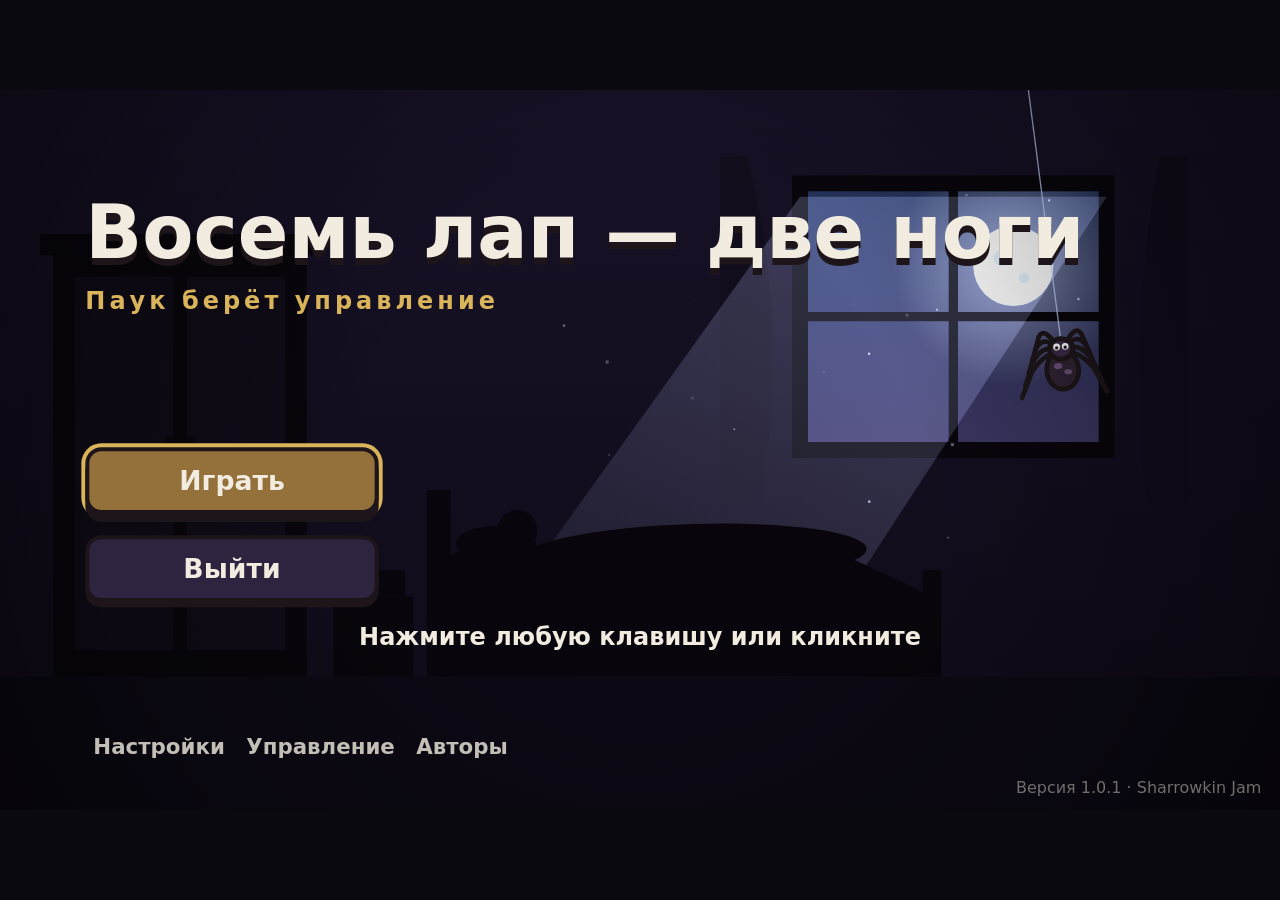
<file: index.html>
<!doctype html>
<html lang="ru">
<head>
<meta charset="utf-8">
<meta name="viewport" content="width=device-width, initial-scale=1, user-scalable=no">
<title>Восемь лап — две ноги</title>
<link rel="icon" href="data:,">
<link rel="stylesheet" href="css/style.css">
<script type="importmap">
{ "imports": { "three": "./vendor/three/three.module.min.js", "three/addons/": "./vendor/three/addons/" } }
</script>
</head>
<body>
<div id="stage">
  <canvas id="gl" class="layer"></canvas>
  <canvas id="c2d" class="layer"></canvas>
  <div id="hud"></div>
  <div id="ui"></div>
  <div id="fade"></div>
  <div id="dbg"></div>
</div>
<noscript><div class="nowebgl"><h1>Нужен JavaScript</h1><p>Включите JavaScript, чтобы играть.</p></div></noscript>
<script type="module" src="js/main.js"></script>
</body>
</html>
</file>
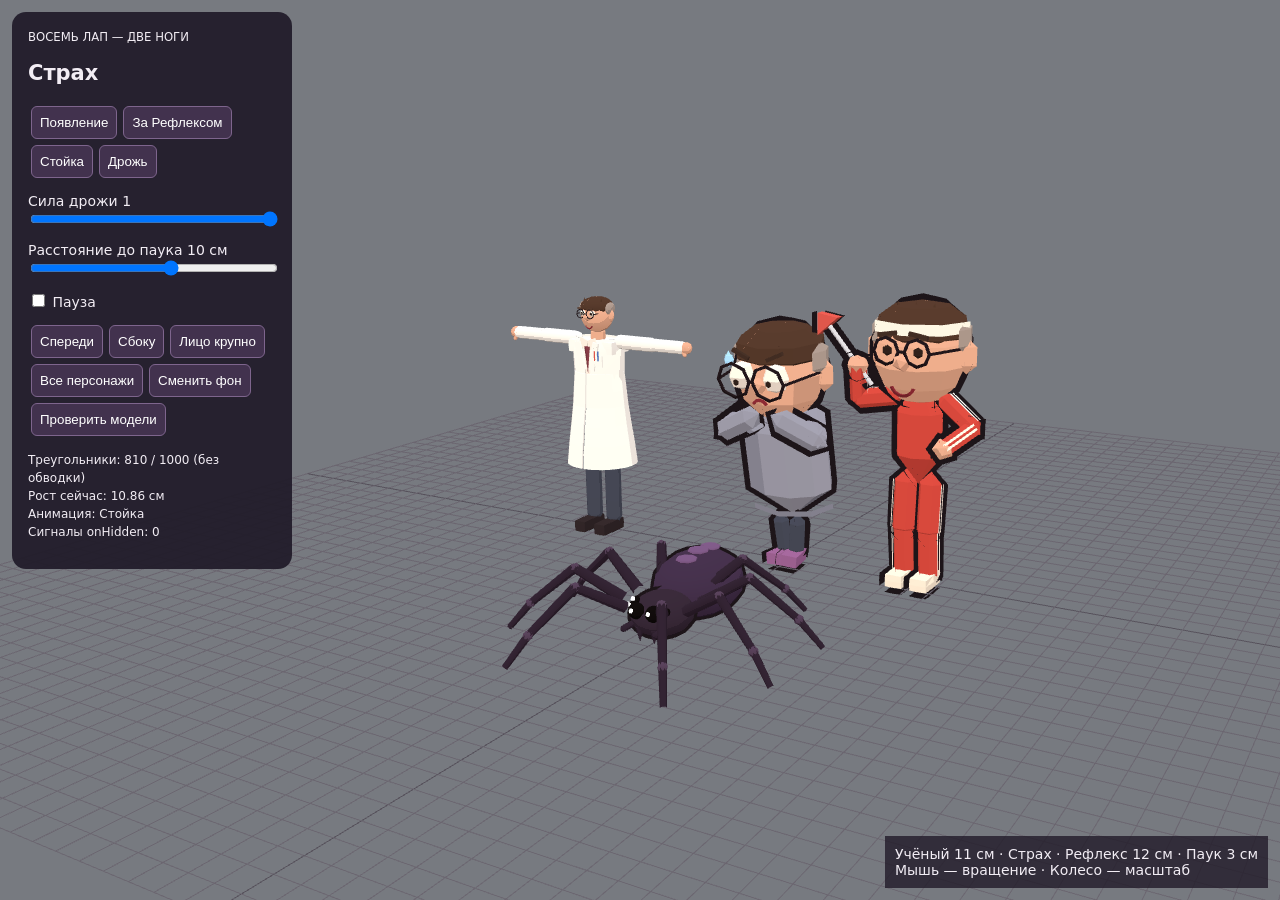
<file: tools/fear_preview.html>
<!doctype html><html lang="ru"><head><meta charset="utf-8"><meta name="viewport" content="width=device-width,initial-scale=1"><title>Страх — мастерская</title><style>*{box-sizing:border-box}body{margin:0;background:#777a80;color:#f2edf4;font:14px system-ui}canvas{display:block;width:100%;height:100vh}aside{position:absolute;top:12px;left:12px;width:280px;max-height:94vh;overflow:auto;background:#211b29ee;padding:16px;border-radius:14px}button{background:#42324e;color:white;border:1px solid #7e658d;border-radius:6px;padding:8px;margin:3px;cursor:pointer}label{display:block;margin:12px 0}input[type=range]{width:100%}pre{white-space:pre-wrap;font:12px system-ui;line-height:1.5}footer{position:absolute;bottom:12px;right:12px;background:#211b29cc;padding:10px}</style><script type="importmap">{"imports":{"three":"../vendor/three/three.module.min.js","three/addons/":"../vendor/three/addons/"}}</script></head><body><canvas id="view"></canvas><aside><small>ВОСЕМЬ ЛАП — ДВЕ НОГИ</small><h1>Страх</h1><button id="intro">Появление</button><button id="hide">За Рефлексом</button><button id="idle">Стойка</button><button id="tremble">Дрожь</button><label>Сила дрожи <output id="amountValue">1</output><input id="amount" aria-label="Сила дрожи" type="range" min="0" max="1" step="0.05" value="1"></label><label>Расстояние до паука <output id="distanceValue">10</output> см<input id="distance" aria-label="Расстояние до паука" type="range" min="2" max="16" step="0.1" value="10"></label><label><input id="pause" type="checkbox"> Пауза</label><button id="front">Спереди</button><button id="side">Сбоку</button><button id="face">Лицо крупно</button><button id="all">Все персонажи</button><button id="bg">Сменить фон</button><button id="check">Проверить модели</button><pre id="metrics"></pre><pre id="results" role="status"></pre><pre id="error" role="alert"></pre></aside><footer>Учёный 11 см · Страх · Рефлекс 12 см · Паук 3 см<br>Мышь — вращение · Колесо — масштаб</footer><script type="module" src="./fear_preview.js"></script></body></html>
</file>
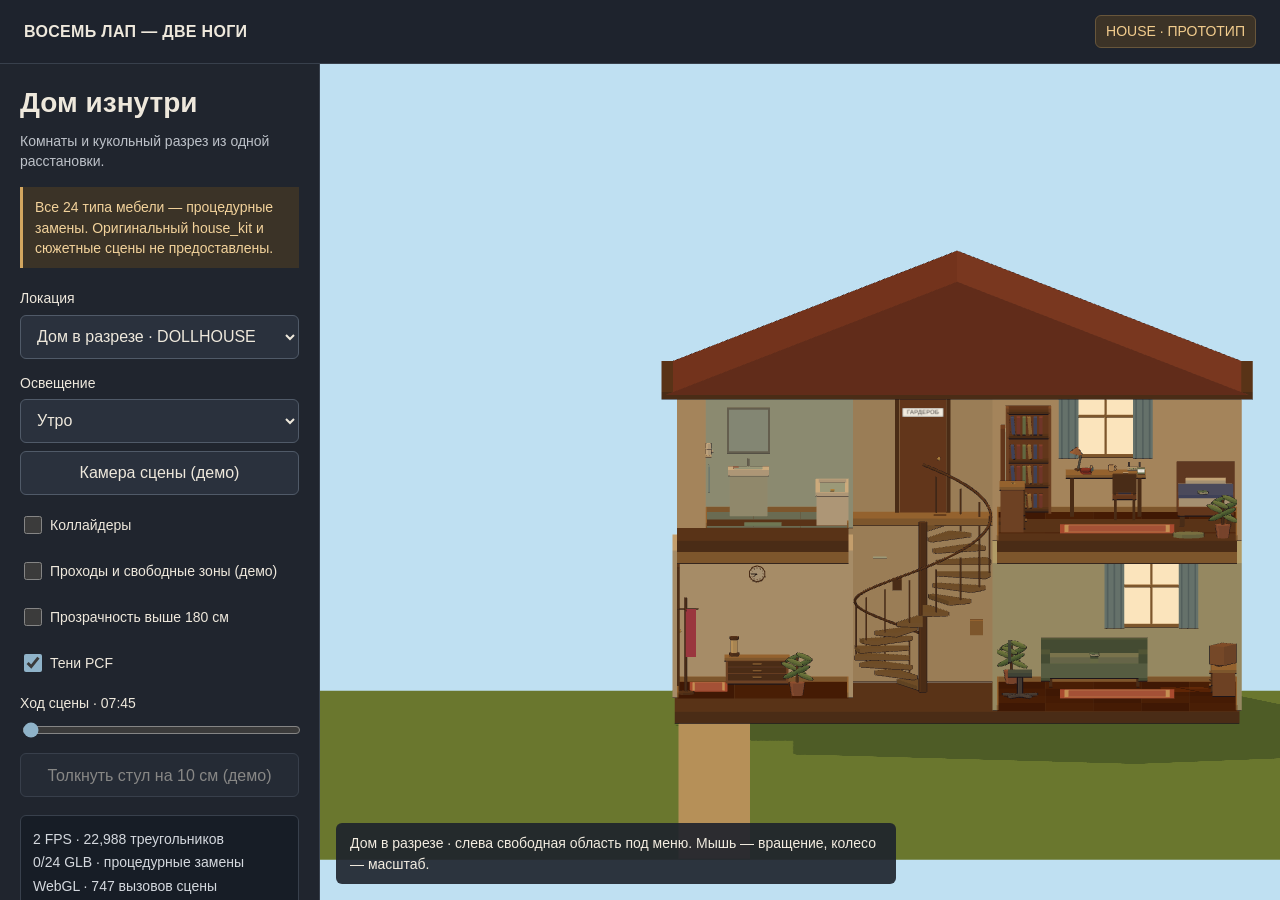
<file: tools/house_preview.html>
<!doctype html>
<html lang="ru"><head><meta charset="utf-8"><meta name="viewport" content="width=device-width,initial-scale=1"><link rel="icon" href="data:,"><title>Дом — Восемь лап, две ноги</title>
<style>
:root{color-scheme:dark;font:16px/1.45 Arial,sans-serif;color:#eee8dc;background:#171b23}*{box-sizing:border-box}body{margin:0;height:100vh;height:100dvh;display:grid;grid-template-rows:64px minmax(0,1fr);overflow:hidden}header{display:flex;align-items:center;justify-content:space-between;padding:0 24px;border-bottom:1px solid #38404c;background:#1e232d;gap:12px}header strong{font-size:16px;letter-spacing:.02em}.badge{font-size:14px;color:#f2cc8d;border:1px solid #68563b;background:#3c3327;padding:5px 10px;border-radius:6px}.workspace{min-height:0;display:grid;grid-template-columns:320px minmax(0,1fr)}aside{padding:24px 20px;overflow:auto;background:#20252e;border-right:1px solid #38404c}h1{font-size:28px;line-height:1.1;margin:0 0 12px}h2{font-size:18px;margin:24px 0 12px}.muted{color:#bdc2c9;font-size:14px}p{margin:8px 0 16px}.notice{font-size:14px;background:#3b3327;color:#f2d29b;border-left:3px solid #d3a65f;padding:10px 12px;margin:16px 0 20px}label{display:block;margin:14px 0 6px;font-size:14px}select,input,button,textarea{font:inherit;color:inherit;border:1px solid #505a68;background:#2a313d;border-radius:6px}select,input[type=number],button{width:100%;min-height:44px;padding:9px 12px}button{cursor:pointer;margin-top:8px}button:hover{background:#3b4656}button:disabled{opacity:.5;cursor:wait}button.primary{background:#46708e;border-color:#7297b2}button.primary:hover{background:#567f9b}input[type=checkbox]{accent-color:#8fb3c9;width:18px;height:18px;vertical-align:middle;margin-right:8px}.check{min-height:32px;font-size:14px;display:flex;align-items:center}input[type=range]{width:100%;accent-color:#8fb3c9}textarea{width:100%;padding:10px;min-height:120px;font:14px/1.5 monospace;resize:vertical}.row{display:grid;grid-template-columns:1fr 1fr;gap:8px}.metrics{font-size:14px;line-height:1.65;color:#d4d8de;margin:18px 0;padding:12px;background:#171d26;border:1px solid #38404c;border-radius:6px;white-space:pre-wrap}.models{white-space:pre-wrap;font-size:14px;overflow-wrap:anywhere;color:#bdc2c9}details{margin-top:16px}summary{cursor:pointer;min-height:36px}main{position:relative;min-width:0;min-height:0;background:#bfe0f2}#view,#fallback{width:100%;height:100%;display:block}#fallback{object-fit:contain;background:#bfe0f2}#caption{position:absolute;left:16px;bottom:16px;right:16px;pointer-events:none;font-size:14px;color:#f2ece0;background:#1e232de8;padding:10px 14px;border-radius:6px;max-width:560px}#error{font-size:14px;color:#ffb0a6;white-space:pre-wrap;overflow-wrap:anywhere}dialog{width:min(1200px,94vw);max-height:90vh;padding:24px;border:1px solid #505a68;border-radius:10px;background:#20252e;color:#eee8dc;overflow:auto}dialog::backdrop{background:#0009}.dialogtop{display:flex;align-items:center;justify-content:space-between;gap:20px}.dialogtop button{width:auto;margin:0}#bakes canvas{width:100%;height:auto;display:block;border:1px solid #505a68;cursor:crosshair}#bakes section{margin-top:24px}a{color:#a6cce7}*:focus-visible{outline:3px solid #f2cc8d;outline-offset:3px}@media(max-width:700px){body{grid-template-rows:60px minmax(0,1fr)}header{padding:0 14px}header strong{font-size:14px}.badge{font-size:14px;padding:4px 7px}.workspace{grid-template-columns:1fr;grid-template-rows:42vh minmax(0,1fr)}aside{padding:18px;border-right:0;border-bottom:1px solid #505a68}h1{font-size:24px}#caption{left:8px;right:8px;bottom:8px;font-size:14px;padding:7px 10px}dialog{padding:14px}}
</style>
<script type="importmap">{"imports":{"three":"../vendor/three/three.module.min.js","three/addons/":"../vendor/three/addons/"}}</script></head>
<body><header><strong>ВОСЕМЬ ЛАП — ДВЕ НОГИ</strong><span class="badge">HOUSE · ПРОТОТИП</span></header><div class="workspace"><aside>
<h1>Дом изнутри</h1><p class="muted">Комнаты и кукольный разрез из одной расстановки.</p><div class="notice">Все 24 типа мебели — процедурные замены. Оригинальный house_kit и сюжетные сцены не предоставлены.</div>
<label for="room">Локация</label><select id="room"><option value="DOLLHOUSE">Дом в разрезе · DOLLHOUSE</option><option value="HALL">Прихожая · HALL</option><option value="BATH">Ванная · BATH</option><option value="STUDY">Комната учёного · STUDY</option><option value="LIVING">Гостиная · LIVING</option></select>
<label for="variant">Освещение</label><select id="variant"><option value="DAY">Утро</option><option value="NIGHT">Ночь</option></select><button id="camera">Камера сцены (демо)</button>
<label class="check"><input id="colliders" type="checkbox">Коллайдеры</label><label class="check"><input id="rulers" type="checkbox">Проходы и свободные зоны (демо)</label><label class="check"><input id="occlusion" type="checkbox">Прозрачность выше 180 см</label><label class="check"><input id="shadows" type="checkbox" checked>Тени PCF</label>
<label for="progress">Ход сцены · <output id="clock">07:45</output></label><input id="progress" type="range" min="0" max="1" step="0.01" value="0"><button id="push">Толкнуть стул на 10 см (демо)</button>
<div id="metrics" class="metrics" role="status">Собираем комнаты…</div><button id="check">Проверить прототип</button><div id="checks" class="models" role="status"></div>
<h2>Фоны 1920 × 1080</h2><button id="bake" class="primary">Запечь день / ночь</button><button id="fallbackBake">Показать Canvas 2D без WebGL</button>
<details><summary>Модели и настройка палитры</summary><label for="model">Модель</label><select id="model"></select><div id="modelInfo" class="models"></div><label for="rotY">Коррекция rotY, градусы</label><input id="rotY" type="number" step="5" value="0"><label for="recolor">Перекраска по именам материалов (JSON)</label><textarea id="recolor" spellcheck="false"></textarea><button id="apply">Применить к модели</button><button id="copy">Скопировать конфиг</button></details>
<pre id="error" role="alert"></pre></aside><main><canvas id="view" aria-label="Трёхмерный дом"></canvas><canvas id="fallback" hidden aria-label="Плоский разрез дома"></canvas><div id="caption" role="status">Мышь — вращение · колесо — масштаб. Сюжетные сцены не заменены.</div></main></div>
<dialog id="exportDialog"><div class="dialogtop"><h2 style="margin:0">Фоны и hotspots</h2><button id="closeBakes">Закрыть</button></div><p class="muted">Клик по комнате показывает её в предпросмотре. Переход в настоящие S07/S08 не подключён.</p><label class="check"><input id="hotspots" type="checkbox" checked>Показывать области комнат</label><button id="downloadHotspots">Скачать hotspots.json</button><div id="bakes"></div></dialog>
<script type="module" src="./house_preview.js"></script></body></html>
</file>
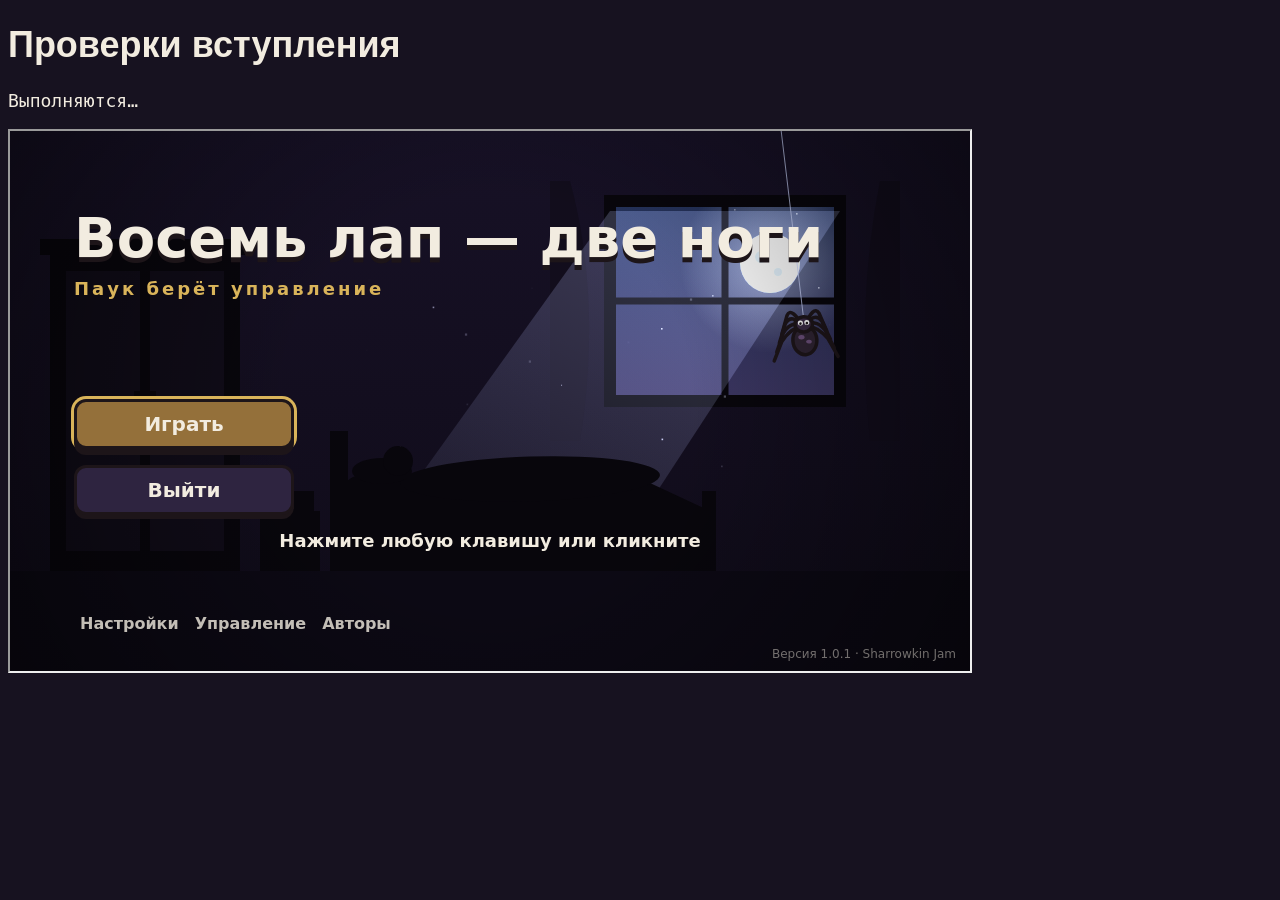
<file: tools/intro_checks.html>
<!doctype html><html lang="ru"><meta charset="utf-8"><title>Проверки вступления</title><style>body{background:#171220;color:#f2ece0;font:18px Arial}iframe{width:960px;height:540px}pre{white-space:pre-wrap}</style><h1>Проверки вступления</h1><pre id="results" role="status">Выполняются…</pre><iframe src="../index.html"></iframe><script type="module" src="intro_checks.js"></script></html>
</file>
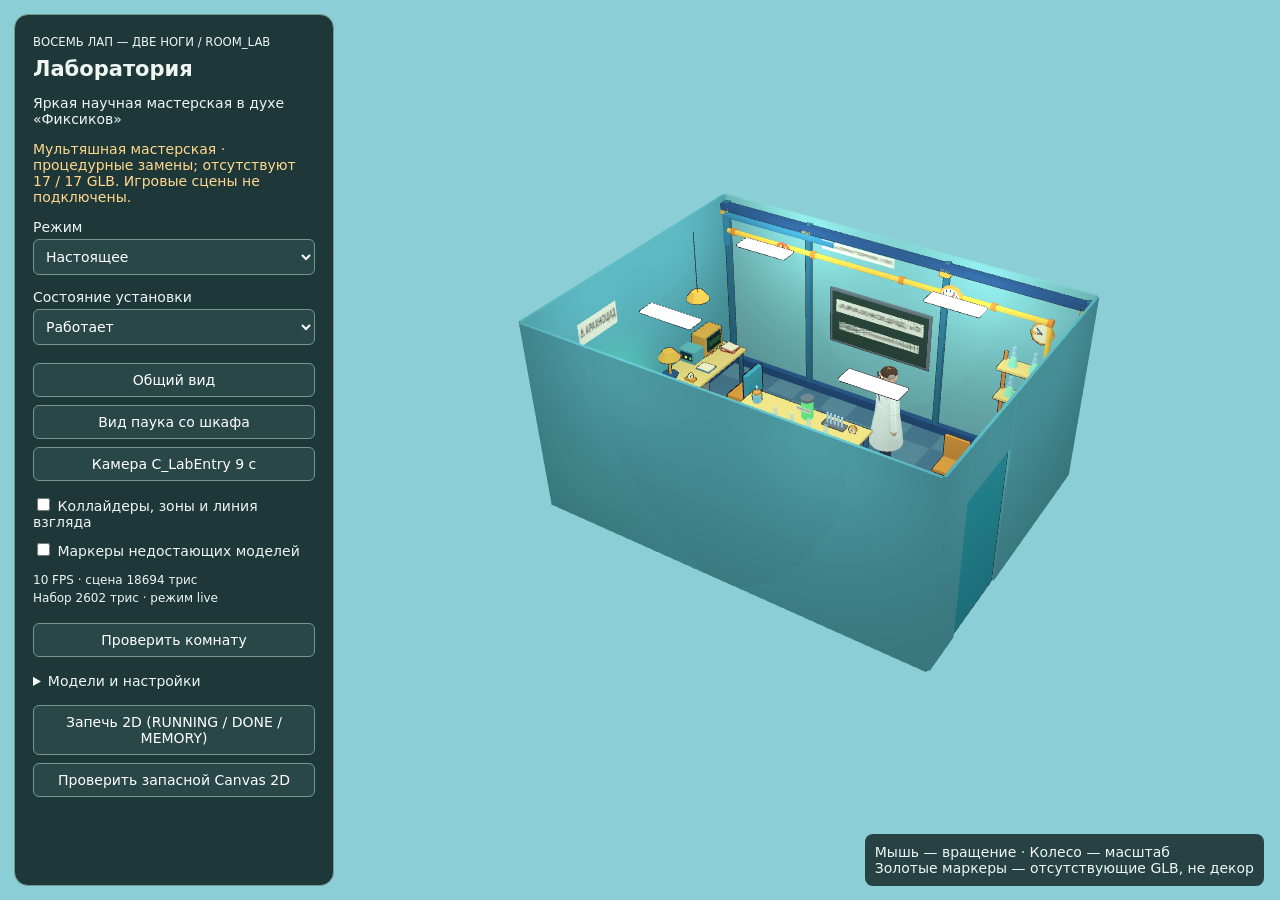
<file: tools/lab_preview.html>
<!doctype html><html lang="ru"><head><meta charset="utf-8"><meta name="viewport" content="width=device-width,initial-scale=1"><title>Лаборатория — мастерская</title><style>*{box-sizing:border-box}body{margin:0;background:#8bced5;color:#eff6f2;font:14px system-ui}#view{position:fixed;left:348px;top:0;width:calc(100% - 348px);height:100%}@media(max-width:650px){#view{left:260px;width:calc(100% - 260px)}}aside{position:fixed;left:14px;top:14px;bottom:14px;width:320px;overflow:auto;background:#162c2eed;border:1px solid #74988e;border-radius:14px;padding:18px}h1{margin:8px 0 14px}button,select,input,textarea{font:inherit}button,select{padding:8px;margin:4px 0;border-radius:6px;border:1px solid #73978d;background:#2a4748;color:#fff}button{cursor:pointer;width:100%}label{display:block;margin:10px 0}select{width:100%}input[type=number]{width:85px}textarea{width:100%;height:150px}pre{white-space:pre-wrap;font:12px/1.5 system-ui}.warn{color:#ffd88d}#bakes canvas{width:100%;height:auto}details{margin:12px 0}summary{cursor:pointer}footer{position:fixed;right:16px;bottom:14px;background:#162c2edd;padding:10px;border-radius:8px}@media(max-width:650px){aside{width:245px;font-size:12px}footer{display:none}}</style><script type="importmap">{"imports":{"three":"../vendor/three/three.module.min.js","three/addons/":"../vendor/three/addons/"}}</script></head><body><canvas id="view"></canvas><aside><small>ВОСЕМЬ ЛАП — ДВЕ НОГИ / ROOM_LAB</small><h1>Лаборатория</h1><p>Яркая научная мастерская в духе «Фиксиков»</p><p id="status" role="status">Загрузка комнаты…</p><label>Режим<select id="mode"><option value="live">Настоящее</option><option value="memory">Воспоминание</option></select></label><label>Состояние установки<select id="state"><option value="idle">Работает</option><option value="stopped">Остановлена</option><option value="destroyed">Яд уничтожен</option></select></label><button id="overview">Общий вид</button><button id="memoryCam">Вид паука со шкафа</button><button id="entryCam">Камера C_LabEntry 9 с</button><label><input id="debug" type="checkbox"> Коллайдеры, зоны и линия взгляда</label><label><input id="markers" type="checkbox"> Маркеры недостающих моделей</label><pre id="metrics"></pre><button id="checks">Проверить комнату</button><pre id="results" role="status"></pre><details><summary>Модели и настройки</summary><div id="models"></div><label>Конфигурация JSON<textarea id="config" aria-label="Конфигурация JSON"></textarea></label><button id="apply">Применить конфиг</button><button id="copy">Скопировать конфиг</button></details><button id="bake">Запечь 2D (RUNNING / DONE / MEMORY)</button><button id="fallback">Проверить запасной Canvas 2D</button><div id="bakes"></div><pre id="error" role="alert"></pre></aside><footer>Мышь — вращение · Колесо — масштаб<br>Золотые маркеры — отсутствующие GLB, не декор</footer><script type="module" src="./lab_preview.js"></script></body></html>
</file>
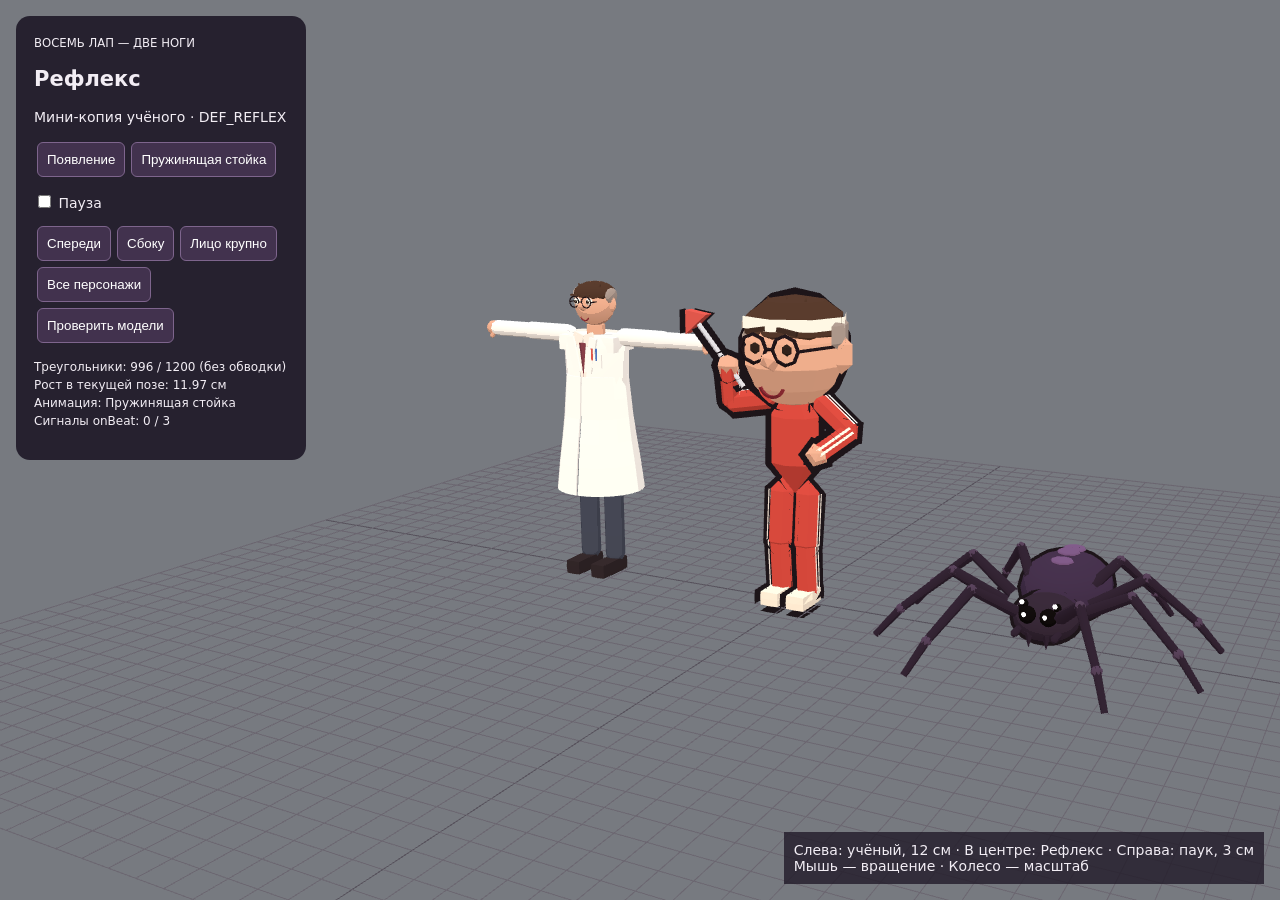
<file: tools/reflex_preview.html>
<!doctype html>
<html lang="ru"><head><meta charset="utf-8"><meta name="viewport" content="width=device-width,initial-scale=1"><title>Рефлекс — мастерская</title>
<style>*{box-sizing:border-box}body{margin:0;background:#777a80;color:#f2edf4;font:14px system-ui}canvas{display:block;width:100%;height:100vh}aside{position:absolute;top:16px;left:16px;width:290px;max-height:94vh;overflow:auto;background:#211b29ee;padding:18px;border-radius:14px}button{background:#42324e;color:white;border:1px solid #7e658d;border-radius:6px;padding:9px;margin:3px;cursor:pointer}label{display:block;margin:12px 0}pre{white-space:pre-wrap;font:12px system-ui;line-height:1.5}footer{position:absolute;bottom:16px;right:16px;background:#211b29cc;padding:10px}</style>
<script type="importmap">{"imports":{"three":"../vendor/three/three.module.min.js","three/addons/":"../vendor/three/addons/"}}</script></head>
<body><canvas id="view"></canvas><aside><small>ВОСЕМЬ ЛАП — ДВЕ НОГИ</small><h1>Рефлекс</h1><p>Мини-копия учёного · DEF_REFLEX</p><button id="intro">Появление</button><button id="idle">Пружинящая стойка</button><label><input id="pause" type="checkbox"> Пауза</label><button id="front">Спереди</button><button id="side">Сбоку</button><button id="face">Лицо крупно</button><button id="all">Все персонажи</button><button id="check">Проверить модели</button><pre id="metrics"></pre><pre id="results" role="status"></pre><pre id="error" role="alert"></pre></aside><footer>Слева: учёный, 12 см · В центре: Рефлекс · Справа: паук, 3 см<br>Мышь — вращение · Колесо — масштаб</footer><script type="module" src="./reflex_preview.js"></script></body></html>
</file>
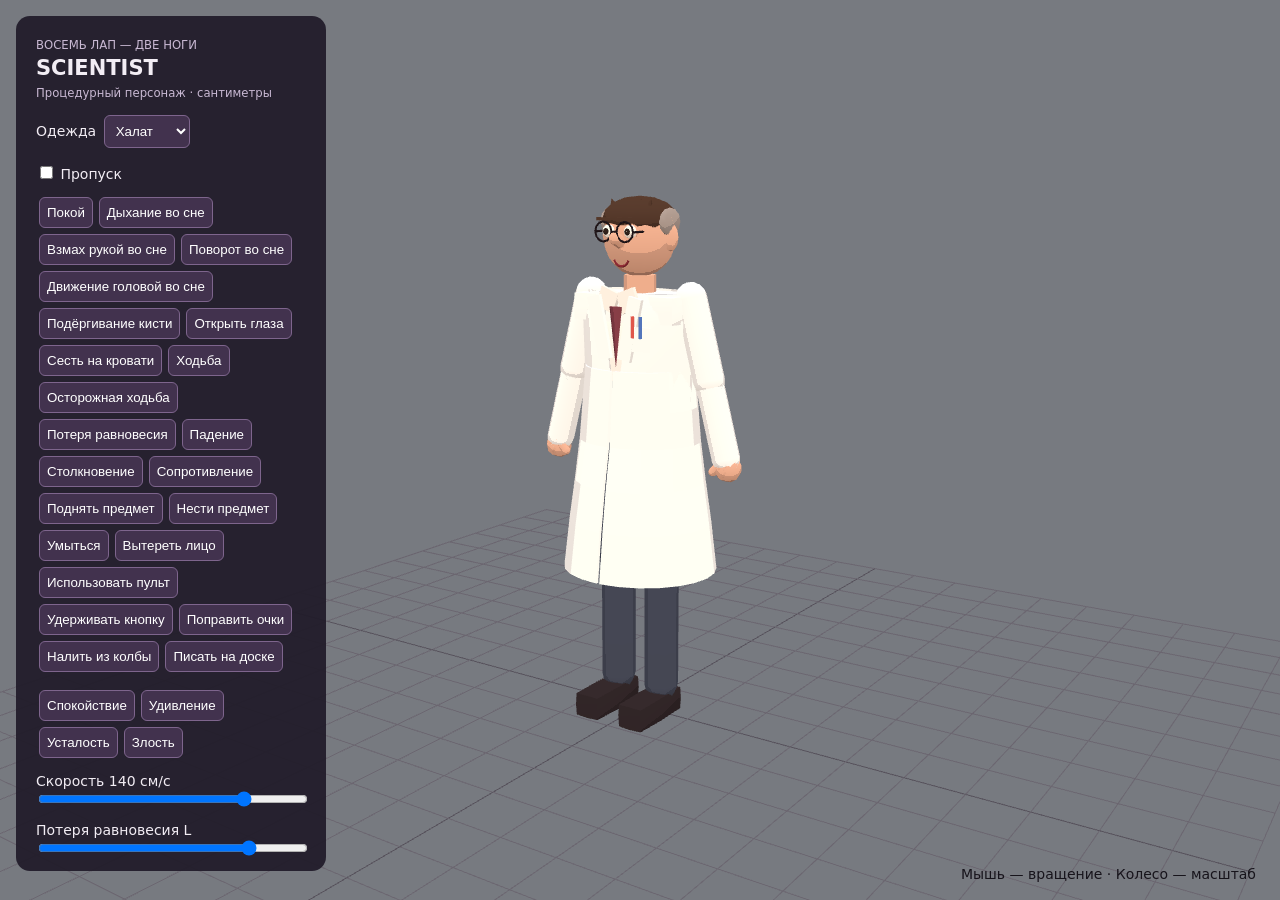
<file: tools/scientist_preview.html>
<!doctype html><html lang="ru"><head><meta charset="utf-8"><meta name="viewport" content="width=device-width,initial-scale=1"><title>SCIENTIST — мастерская</title><style>*{box-sizing:border-box}body{margin:0;background:#777a80;color:#f2edf4;font:14px system-ui}canvas{display:block;width:100%;height:100vh}aside{position:absolute;top:16px;left:16px;width:310px;max-height:95vh;overflow:auto;background:#211b29ee;padding:20px;border-radius:14px}h1{margin:4px 0}small{color:#c9b9d3}button,select{background:#42324e;color:white;border:1px solid #7e658d;border-radius:6px;padding:7px;margin:3px;cursor:pointer}button:hover,button.active{background:#806090}label{display:block;margin:12px 0}input[type=range]{width:100%}#buttons{margin:12px 0}pre{white-space:pre-wrap;font:12px system-ui;line-height:1.5}footer{position:absolute;right:24px;bottom:18px;color:#17141b}</style><script type="importmap">{"imports":{"three":"../vendor/three/three.module.min.js","three/addons/":"../vendor/three/addons/"}}</script></head><body><canvas id="view"></canvas><aside><small>ВОСЕМЬ ЛАП — ДВЕ НОГИ</small><h1>SCIENTIST</h1><small>Процедурный персонаж · сантиметры</small><label>Одежда <select id="outfit" aria-label="Одежда"><option value="work">Халат</option><option value="pajama">Пижама</option></select></label><label><input type="checkbox" id="badge"> Пропуск</label><div id="buttons"></div><div id="faces"></div><label>Скорость <output id="speedValue">140</output> см/с<input id="speed" aria-label="Скорость" type="range" min="0" max="180" value="140"></label><label>Потеря равновесия L<input id="balance" aria-label="Равновесие L" type="range" min="0" max="100" value="80"></label><label><input id="mirror" type="checkbox"> Отражение</label><label><input id="pause" type="checkbox"> Пауза</label><button id="front">Спереди</button><button id="side">Сбоку</button><button id="top">Сверху</button><button id="face">Лицо крупно</button><button id="check">Проверить модель</button><pre id="metrics"></pre><pre id="results" role="status"></pre><pre id="error" role="alert"></pre></aside><footer>Мышь — вращение · Колесо — масштаб</footer><script type="module" src="./scientist_preview.js"></script></body></html>
</file>
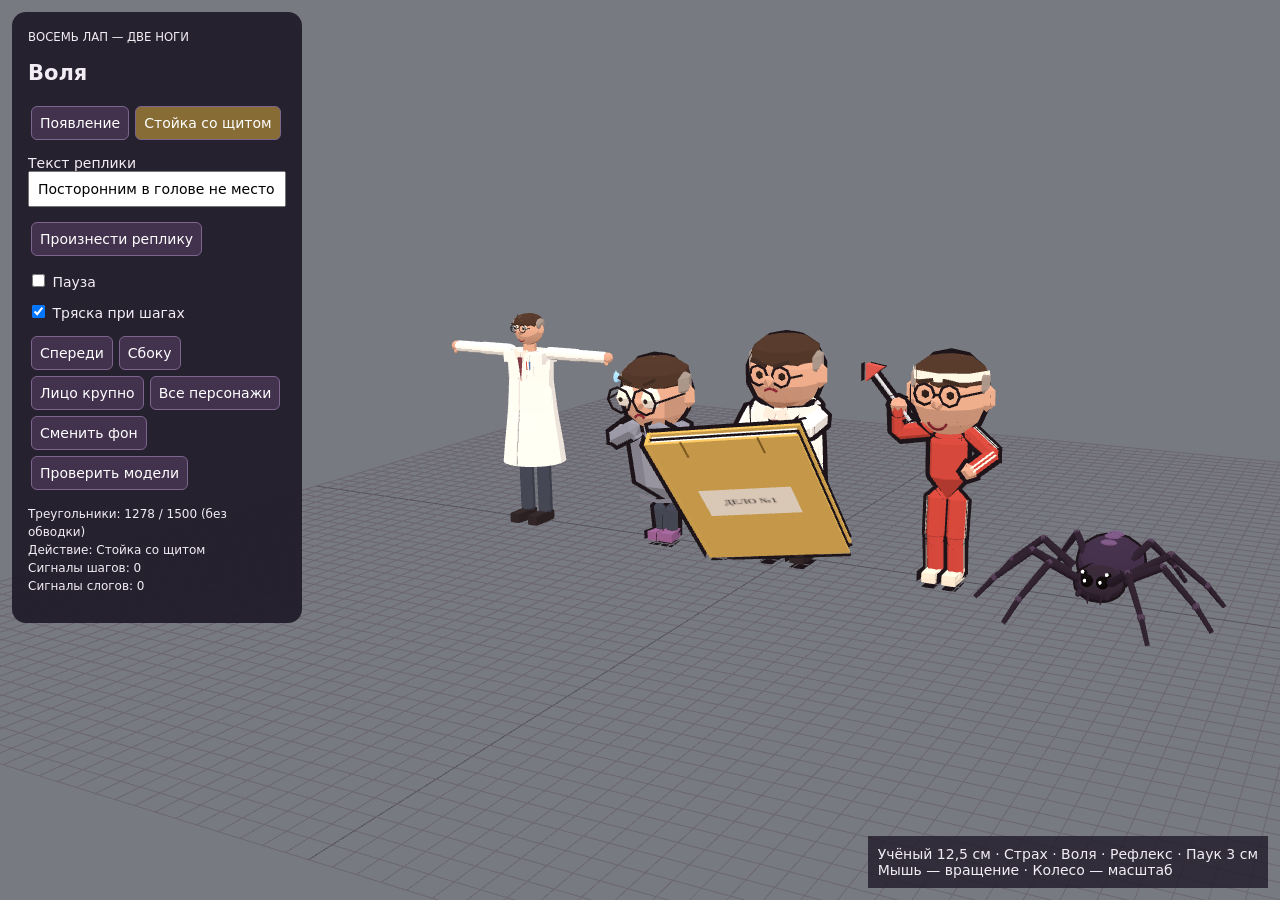
<file: tools/will_preview.html>
<!doctype html><html lang="ru"><head><meta charset="utf-8"><meta name="viewport" content="width=device-width,initial-scale=1"><title>Воля — мастерская</title><style>*{box-sizing:border-box}body{margin:0;background:#777a80;color:#f2edf4;font:14px system-ui}canvas{display:block;width:100%;height:100vh}aside{position:absolute;top:12px;left:12px;width:290px;max-height:94vh;overflow:auto;background:#211b29ee;padding:16px;border-radius:14px}button,input{font:inherit}button{background:#42324e;color:white;border:1px solid #7e658d;border-radius:6px;padding:8px;margin:3px;cursor:pointer}button[aria-pressed=true]{background:#876c35}label{display:block;margin:12px 0}input[type=text]{width:100%;padding:8px}pre{white-space:pre-wrap;font:12px system-ui;line-height:1.5}footer{position:absolute;bottom:12px;right:12px;background:#211b29cc;padding:10px}</style><script type="importmap">{"imports":{"three":"../vendor/three/three.module.min.js","three/addons/":"../vendor/three/addons/"}}</script></head><body><canvas id="view"></canvas><aside><small>ВОСЕМЬ ЛАП — ДВЕ НОГИ</small><h1>Воля</h1><button id="intro">Появление</button><button id="idle">Стойка со щитом</button><label>Текст реплики<input id="text" aria-label="Текст реплики" type="text" value="Посторонним в голове не место."></label><button id="talk">Произнести реплику</button><label><input id="pause" type="checkbox"> Пауза</label><label><input id="shake" type="checkbox" checked> Тряска при шагах</label><button id="front">Спереди</button><button id="side">Сбоку</button><button id="face">Лицо крупно</button><button id="all">Все персонажи</button><button id="bg">Сменить фон</button><button id="check">Проверить модели</button><pre id="metrics"></pre><pre id="results" role="status"></pre><pre id="error" role="alert"></pre></aside><footer>Учёный 12,5 см · Страх · Воля · Рефлекс · Паук 3 см<br>Мышь — вращение · Колесо — масштаб</footer><script type="module" src="./will_preview.js"></script></body></html>
</file>
<file: css/style.css>
/* «Восемь лап — две ноги» — интерфейс. Только системные шрифты. Логическая сцена 960×540. */
:root { --ink:#1d1519; --paper:#f2ece0; --gold:#d9b45a; --ok:#7fd18b; --bad:#d95a7a; --panel:#211b29; --panel2:#2e2440; --violet:#6b4f7a;
  --font:"Trebuchet MS","Segoe UI",system-ui,-apple-system,sans-serif; }
* { box-sizing:border-box; }
html,body { margin:0; height:100%; overflow:hidden; background:#0b0910; color:var(--paper); font-family:var(--font); user-select:none; -webkit-user-select:none; touch-action:none; }
#stage { position:absolute; left:50%; top:50%; width:960px; height:540px; transform-origin:0 0; overflow:hidden; background:#0b0910; }
#stage canvas.layer { position:absolute; left:0; top:0; width:960px; height:540px; display:block; }
#c2d { pointer-events:none; }
#stage.blur #gl, #stage.blur #c2d, #stage.blur #hud { filter: blur(4px) brightness(.7); }
#hud, #ui, #fade, #dbg { position:absolute; inset:0; }
#hud { pointer-events:none; }
#ui { pointer-events:none; }
#ui > * { pointer-events:auto; }
#fade { background:#000; opacity:0; pointer-events:none; }
#dbg { pointer-events:none; z-index:50; }

/* Кнопки и панели */
.btn { font:700 20px var(--font); color:var(--paper); background:var(--panel2); border:3px solid var(--ink); border-radius:12px; padding:10px 22px; min-width:220px;
  box-shadow:0 4px 0 var(--ink); cursor:pointer; transition:transform .08s, background .12s; text-align:center; }
.btn:hover, .btn.focus, .btn:focus-visible { background:#4a3a62; outline:none; transform:translateY(-2px); box-shadow:0 6px 0 var(--ink), 0 0 0 3px var(--gold); }
.btn:active { transform:translateY(2px); box-shadow:0 2px 0 var(--ink); }
.btn[disabled] { opacity:.45; cursor:default; transform:none; box-shadow:0 4px 0 var(--ink); }
.btn.primary { background:#7a5a2a; } .btn.primary:hover, .btn.primary.focus { background:#94703a; }
.btn.small { min-width:0; font-size:16px; padding:7px 14px; }
.link { color:var(--paper); opacity:.8; cursor:pointer; font:600 16px var(--font); background:none; border:none; padding:4px 6px; }
.link:hover, .link.focus { opacity:1; color:var(--gold); text-decoration:underline; outline:none; }
.panel { background:rgba(33,27,41,.96); border:3px solid var(--ink); border-radius:16px; box-shadow:0 8px 0 rgba(0,0,0,.35); padding:22px 26px; }
.modal-back { position:absolute; inset:0; background:rgba(8,6,12,.62); display:flex; align-items:center; justify-content:center; z-index:30; }
.modal { min-width:420px; max-width:640px; text-align:center; }
.modal h2 { margin:0 0 12px; font-size:28px; }
.modal p { margin:0 0 18px; font-size:18px; line-height:1.4; white-space:pre-line; }
.row { display:flex; gap:14px; justify-content:center; flex-wrap:wrap; }
.col { display:flex; flex-direction:column; gap:12px; align-items:center; }

/* Карточка серии */
.card { position:absolute; inset:0; background:#000; display:flex; flex-direction:column; justify-content:center; padding-left:120px; z-index:20; }
.card .series { font:700 18px var(--font); letter-spacing:4px; color:var(--gold); }
.card .title { font:800 44px var(--font); margin:6px 0 22px; }
.card ul { list-style:none; margin:0; padding:0; font-size:20px; line-height:1.7; }
.card li::before { content:'○ '; color:var(--paper); }
.card .skip { position:absolute; bottom:24px; right:32px; font-size:14px; opacity:.5; }

/* Задачи */
#objectives { position:absolute; left:12px; top:12px; background:rgba(29,21,25,.72); border:2px solid rgba(0,0,0,.5); border-radius:10px; padding:8px 12px 8px 10px;
  font:600 15px var(--font); line-height:1.55; min-width:200px; max-width:330px; }
#objectives .obj { display:flex; gap:7px; align-items:baseline; transition:color .3s; }
#objectives .obj .m { width:16px; text-align:center; font-weight:800; }
#objectives .obj.done { color:var(--ok); }
#objectives .obj.flash { animation: objflash .6s ease-out; }
@keyframes objflash { 0% { background:rgba(127,209,139,.55); } 100% { background:transparent; } }
#objectives .obj.current .m { color:var(--gold); }

/* Подсказки-кейкапы */
.hints { position:absolute; left:0; right:0; bottom:16px; display:flex; justify-content:center; gap:18px; transition:opacity .4s; }
.hint { display:flex; align-items:center; gap:6px; background:rgba(29,21,25,.75); border-radius:10px; padding:5px 10px; font:600 15px var(--font); }
.key { display:inline-block; min-width:28px; height:28px; padding:0 7px; line-height:24px; text-align:center; font:800 14px var(--font); color:var(--ink);
  background:var(--paper); border:2px solid var(--ink); border-radius:6px; box-shadow:0 3px 0 var(--ink); margin-right:2px; }
.subtitle { position:absolute; left:50%; bottom:58px; transform:translateX(-50%); max-width:760px; text-align:center; font:700 24px var(--font);
  color:#fff; text-shadow:0 2px 0 #000, 0 0 8px #000; background:rgba(0,0,0,.35); padding:6px 16px; border-radius:10px; transition:opacity .25s; }
.subtitle .who { color:var(--gold); margin-right:8px; }
.prompt { position:absolute; left:50%; bottom:110px; transform:translateX(-50%); font:800 20px var(--font); background:rgba(29,21,25,.85);
  border:2px solid var(--gold); border-radius:10px; padding:6px 14px; white-space:nowrap; }
.toast { position:absolute; left:50%; top:70px; transform:translateX(-50%); font:800 22px var(--font); background:rgba(29,21,25,.88); border:2px solid var(--ink);
  border-radius:10px; padding:8px 16px; transition:opacity .3s; }
.banner { position:absolute; left:0; right:0; top:42%; text-align:center; font:900 52px var(--font); color:#fff; text-shadow:0 4px 0 var(--ink), 0 0 18px rgba(0,0,0,.8); letter-spacing:2px; }
.banner.good { color:var(--ok); } .banner.bad { color:var(--bad); }
.meter { position:absolute; width:220px; font:700 14px var(--font); }
.meter .bar { height:14px; background:rgba(0,0,0,.55); border:2px solid var(--ink); border-radius:8px; overflow:hidden; margin-top:3px; }
.meter .fill { height:100%; width:0%; background:var(--gold); transition:background .2s; }
.meter.warn .fill { background:#e8a04a; } .meter.danger .fill { background:var(--bad); animation: pulse .5s infinite alternate; }
@keyframes pulse { from { opacity:1; } to { opacity:.55; } }
.timer { position:absolute; top:12px; left:50%; transform:translateX(-50%); font:800 24px var(--font); background:rgba(29,21,25,.8); padding:6px 16px; border-radius:10px; border:2px solid var(--ink); }
.timer.br { top:auto; bottom:14px; left:auto; right:14px; transform:none; font-size:20px; }
.timer.red { color:var(--bad); animation: tpulse 1s infinite; }
@keyframes tpulse { 0%,100% { transform:translateX(-50%) scale(1); } 50% { transform:translateX(-50%) scale(1.09); } }
.ring { position:absolute; width:46px; height:46px; }
.holdskip { position:absolute; right:18px; bottom:16px; display:flex; align-items:center; gap:8px; font:600 13px var(--font); opacity:.75; }
.holdskip svg { width:40px; height:40px; }
.loading { position:absolute; right:24px; bottom:20px; font:700 16px var(--font); opacity:.8; z-index:25; }
.loading::after { content:''; display:inline-block; width:10px; height:10px; margin-left:8px; border-radius:50%; background:var(--gold); animation: pulse .4s infinite alternate; }
.namePlate { position:absolute; transform:translate(-50%,-100%); background:var(--paper); color:var(--ink); border:3px solid var(--ink); border-radius:10px; padding:4px 12px;
  font:800 17px var(--font); text-align:center; box-shadow:0 4px 0 rgba(0,0,0,.4); white-space:nowrap; }
.namePlate small { display:block; font:600 12px var(--font); opacity:.75; }
#cockpit { position:absolute; top:12px; right:12px; width:176px; height:110px; border:3px solid #1d1519; border-radius:10px; background:#2b1f2e; box-shadow:0 4px 0 rgba(0,0,0,.4); transition:width .8s, height .8s; overflow:hidden; display:none; }
#cockpit canvas { width:100%; height:100%; display:block; }
.washbar { position:absolute; left:50%; top:380px; transform:translateX(-50%); text-align:center; font:700 17px var(--font); }
.defeat { position:absolute; inset:0; display:flex; flex-direction:column; align-items:center; justify-content:center; background:rgba(20,5,12,.6); z-index:22; }
.defeat h1 { font:900 54px var(--font); margin:0 0 10px; color:var(--bad); text-shadow:0 4px 0 var(--ink); }
.defeat p { font:600 19px var(--font); margin:4px 0; max-width:620px; text-align:center; }
.defeat .retry { margin-top:18px; opacity:.85; font-size:16px; }

/* Меню */
.menu-root { position:absolute; inset:0; }
.menu-title { position:absolute; left:64px; top:78px; font:900 56px var(--font); line-height:1.02; color:var(--paper); text-shadow:0 5px 0 var(--ink); }
.menu-title small { display:block; font:700 18px var(--font); color:var(--gold); letter-spacing:3px; margin-top:12px; text-shadow:none; }
.menu-buttons { position:absolute; left:64px; top:270px; display:flex; flex-direction:column; gap:14px; }
.menu-links { position:absolute; left:64px; bottom:34px; display:flex; gap:4px; align-items:center; font-size:16px; }
.menu-links span { opacity:.5; }
.menu-version { position:absolute; right:14px; bottom:10px; font-size:12px; opacity:.45; }
.menu-start { position:absolute; left:0; right:0; bottom:120px; text-align:center; font:700 18px var(--font); animation: pulse .9s infinite alternate; }

/* Настройки */
.settings { width:620px; max-height:500px; overflow:auto; text-align:left; }
.settings h2 { text-align:center; margin:0 0 8px; }
.settings h3 { margin:14px 0 6px; color:var(--gold); font-size:17px; }
.setrow { display:flex; align-items:center; justify-content:space-between; gap:14px; padding:5px 4px; border-radius:8px; font-size:16px; }
.setrow.focus { background:rgba(217,180,90,.18); }
.setrow input[type=range] { width:230px; accent-color:var(--gold); }
.setrow .val { width:44px; text-align:right; font-weight:700; }
.seg { display:flex; gap:6px; } .seg button { font:700 14px var(--font); background:var(--panel2); color:var(--paper); border:2px solid var(--ink); border-radius:8px; padding:5px 12px; cursor:pointer; }
.seg button.on { background:#7a5a2a; }
.toggle { font:700 14px var(--font); min-width:64px; background:var(--panel2); color:var(--paper); border:2px solid var(--ink); border-radius:8px; padding:5px 10px; cursor:pointer; }
.toggle.on { background:#3f7a4a; }
table.controls { width:100%; border-collapse:collapse; font-size:16px; }
table.controls td { padding:6px 8px; border-bottom:1px solid rgba(255,255,255,.1); }

/* Итоги и титры */
.results { position:absolute; inset:0; display:flex; flex-direction:column; align-items:center; justify-content:center; background:radial-gradient(ellipse at 50% 40%, #3a2a4a, #0f0b18 70%); }
.results h1 { font:900 46px var(--font); margin:0 0 6px; text-shadow:0 4px 0 var(--ink); }
.results .sub { opacity:.8; margin-bottom:22px; font-size:18px; }
.results .stats { display:flex; gap:26px; margin-bottom:28px; }
.results .stat { background:rgba(0,0,0,.35); border:3px solid var(--ink); border-radius:14px; padding:14px 26px; text-align:center; min-width:180px; }
.results .stat b { display:block; font:900 34px var(--font); color:var(--gold); }
.credits { position:absolute; inset:0; overflow:hidden; background:#0b0910; }
.credits .scroll { position:absolute; left:0; right:0; text-align:center; }
.credits h1 { font:900 46px var(--font); margin:0 0 8px; }
.credits h3 { font:700 16px var(--font); color:var(--gold); letter-spacing:2px; margin:34px 0 6px; text-transform:uppercase; }
.credits p { margin:4px 0; font-size:21px; }
.credits .big { font:900 34px var(--font); margin-top:60px; }

/* Отладка */
.dbg-overlay { position:absolute; right:8px; top:128px; font:10px ui-monospace,Consolas,monospace; background:rgba(0,0,0,.55); max-width:330px; overflow:hidden; text-overflow:ellipsis; padding:6px 8px; border-radius:6px; line-height:1.35; white-space:pre; color:#bff5c8; }
.dbg-menu { position:absolute; left:50%; top:50%; transform:translate(-50%,-50%); width:640px; max-height:500px; overflow:auto; pointer-events:auto; z-index:60; font-size:14px; }
.dbg-menu .grid { display:grid; grid-template-columns:repeat(3, 1fr); gap:6px; }
.dbg-menu button { font:600 13px var(--font); background:var(--panel2); color:var(--paper); border:2px solid var(--ink); border-radius:8px; padding:6px; cursor:pointer; text-align:left; }
.dbg-menu button:hover { background:#4a3a62; }
.tests-panel { position:absolute; left:16px; top:16px; width:600px; max-height:508px; overflow:auto; pointer-events:auto; z-index:61; padding:12px 16px; font-size:13px; }
.tests-panel h2 { margin:0 0 6px; font:800 20px var(--font); color:var(--gold); }
.tests-status { font:700 15px var(--font); margin-bottom:6px; } .tests-status.ok { color:#7fd18b; } .tests-status.bad { color:#ff7a8a; }
.tests-out { font:11px/1.35 ui-monospace,Consolas,monospace; white-space:pre-wrap; margin:0 0 8px; }
.tests { position:absolute; inset:20px; overflow:auto; pointer-events:auto; z-index:70; font:13px ui-monospace,Consolas,monospace; white-space:pre-wrap; }
.tests .pass { color:#7fd18b; } .tests .fail { color:#ff7a8a; }
.soundroom { position:absolute; inset:0; overflow:auto; padding:14px 18px; background:#120e1a; pointer-events:auto; }
.soundroom h2 { margin:4px 0 8px; } .soundroom h3 { margin:12px 0 6px; color:var(--gold); font-size:15px; }
.soundroom .ids { display:flex; flex-wrap:wrap; gap:5px; }
.soundroom button { font:600 11px ui-monospace,Consolas,monospace; background:var(--panel2); color:var(--paper); border:1px solid #000; border-radius:6px; padding:4px 6px; cursor:pointer; }
.soundroom button.on { background:#3f7a4a; }
.soundroom .buses { display:flex; gap:18px; flex-wrap:wrap; align-items:center; }
.nowebgl { position:absolute; inset:0; display:flex; flex-direction:column; align-items:center; justify-content:center; text-align:center; padding:40px; background:#0f0b18; z-index:80; }
.nowebgl h1 { font:900 34px var(--font); margin:0 0 12px; } .nowebgl p { max-width:600px; font-size:18px; opacity:.85; margin-bottom:22px; }
/* «Звуковая комната» */
.soundroom { position:absolute; inset:10px; pointer-events:auto; display:flex; flex-direction:column; padding:12px 16px; z-index:20; }
.sr-head { display:flex; align-items:center; gap:14px; }
.sr-head h2 { margin:0; font:800 20px var(--font); color:var(--gold); }
.sr-info { flex:1; font:600 12px var(--font); opacity:.8; }
.sr-body { overflow:auto; flex:1; margin-top:8px; padding-right:6px; }
.sr-sec h3 { margin:10px 0 6px; font:800 14px var(--font); color:var(--paper); opacity:.85; }
.sr-grid { display:flex; flex-wrap:wrap; gap:5px; }
.sr-btn { font:600 11px var(--font); background:var(--panel2); color:var(--paper); border:2px solid var(--ink); border-radius:7px; padding:4px 7px; cursor:pointer; }
.sr-btn:hover { background:#4a3a62; } .sr-btn.music { background:#4a3a2a; } .sr-btn.amb { background:#2a3a4a; } .sr-btn.loop { background:#2a4a3a; }
.sr-btn.layer { background:#3a2a4a; } .sr-btn.on { box-shadow:0 0 0 2px var(--ok); background:#2f5a3a; } .sr-btn.danger { background:#5a2a3a; }
.sr-slider { display:flex; align-items:center; gap:8px; font:700 13px var(--font); margin-right:14px; }
.sr-slider span { width:52px; } .sr-slider input { width:150px; accent-color:var(--gold); }
/* леттербокс кат-сцен */
.letterbox { position:absolute; inset:0; pointer-events:none; }
.letterbox > div { position:absolute; left:0; right:0; height:0; background:#050308; transition:height .5s ease; }
.letterbox .lb-top { top:0; } .letterbox .lb-bot { bottom:0; }
.letterbox.on > div { height:44px; }
/* S02: «!» — предупреждение о ворочании */
.s2-bang { position:absolute; left:50%; top:64px; transform:translateX(-50%) scale(.6); width:46px; height:46px; border-radius:50%;
  background:var(--gold); color:var(--ink); border:3px solid var(--ink); font:900 32px/40px var(--font); text-align:center; opacity:0; transition:opacity .12s, transform .12s; pointer-events:none; }
.s2-bang.on { opacity:1; transform:translateX(-50%) scale(1); animation: pulse .3s infinite alternate; }
/* C_User: видео пользовательской кат-сцены и подсказка звука */
#stage video.ucut-video { position:absolute; left:0; top:0; width:960px; height:540px; object-fit:contain; background:#000; }
.ucut-mute { position:absolute; left:18px; bottom:18px; font:600 13px var(--font); color:#f2ece0; opacity:.7; text-shadow:0 1px 2px #000; }
/* S03: плашки имён защитников и кнопка «Сразиться» */
.s3-plate { position:absolute; transform:translate(-50%, -100%); padding:6px 12px 7px; background:var(--panel); color:var(--paper);
  border:3px solid var(--ink); border-radius:10px; text-align:center; pointer-events:none; opacity:0; transition:opacity .35s, transform .35s; white-space:nowrap; box-shadow:0 4px 0 var(--ink); }
.s3-plate.on { opacity:1; transform:translate(-50%, -112%); }
.s3-plate b { display:block; font:800 18px var(--font); color:var(--gold); }
.s3-plate span { font:600 13px var(--font); opacity:.85; }
.s3-plate.reflex b { color:#e8a04a; } .s3-plate.fear b { color:#9fd0c8; } .s3-plate.will b { color:#d95a7a; }
.s3-fight { position:absolute; left:0; right:0; margin:0 auto; width:300px; bottom:150px; pointer-events:auto; font-size:24px; animation:s3pulse 1.4s ease-in-out infinite; }
@keyframes s3pulse { 50% { box-shadow:0 6px 0 var(--ink), 0 0 0 5px var(--gold); } }
</file>
